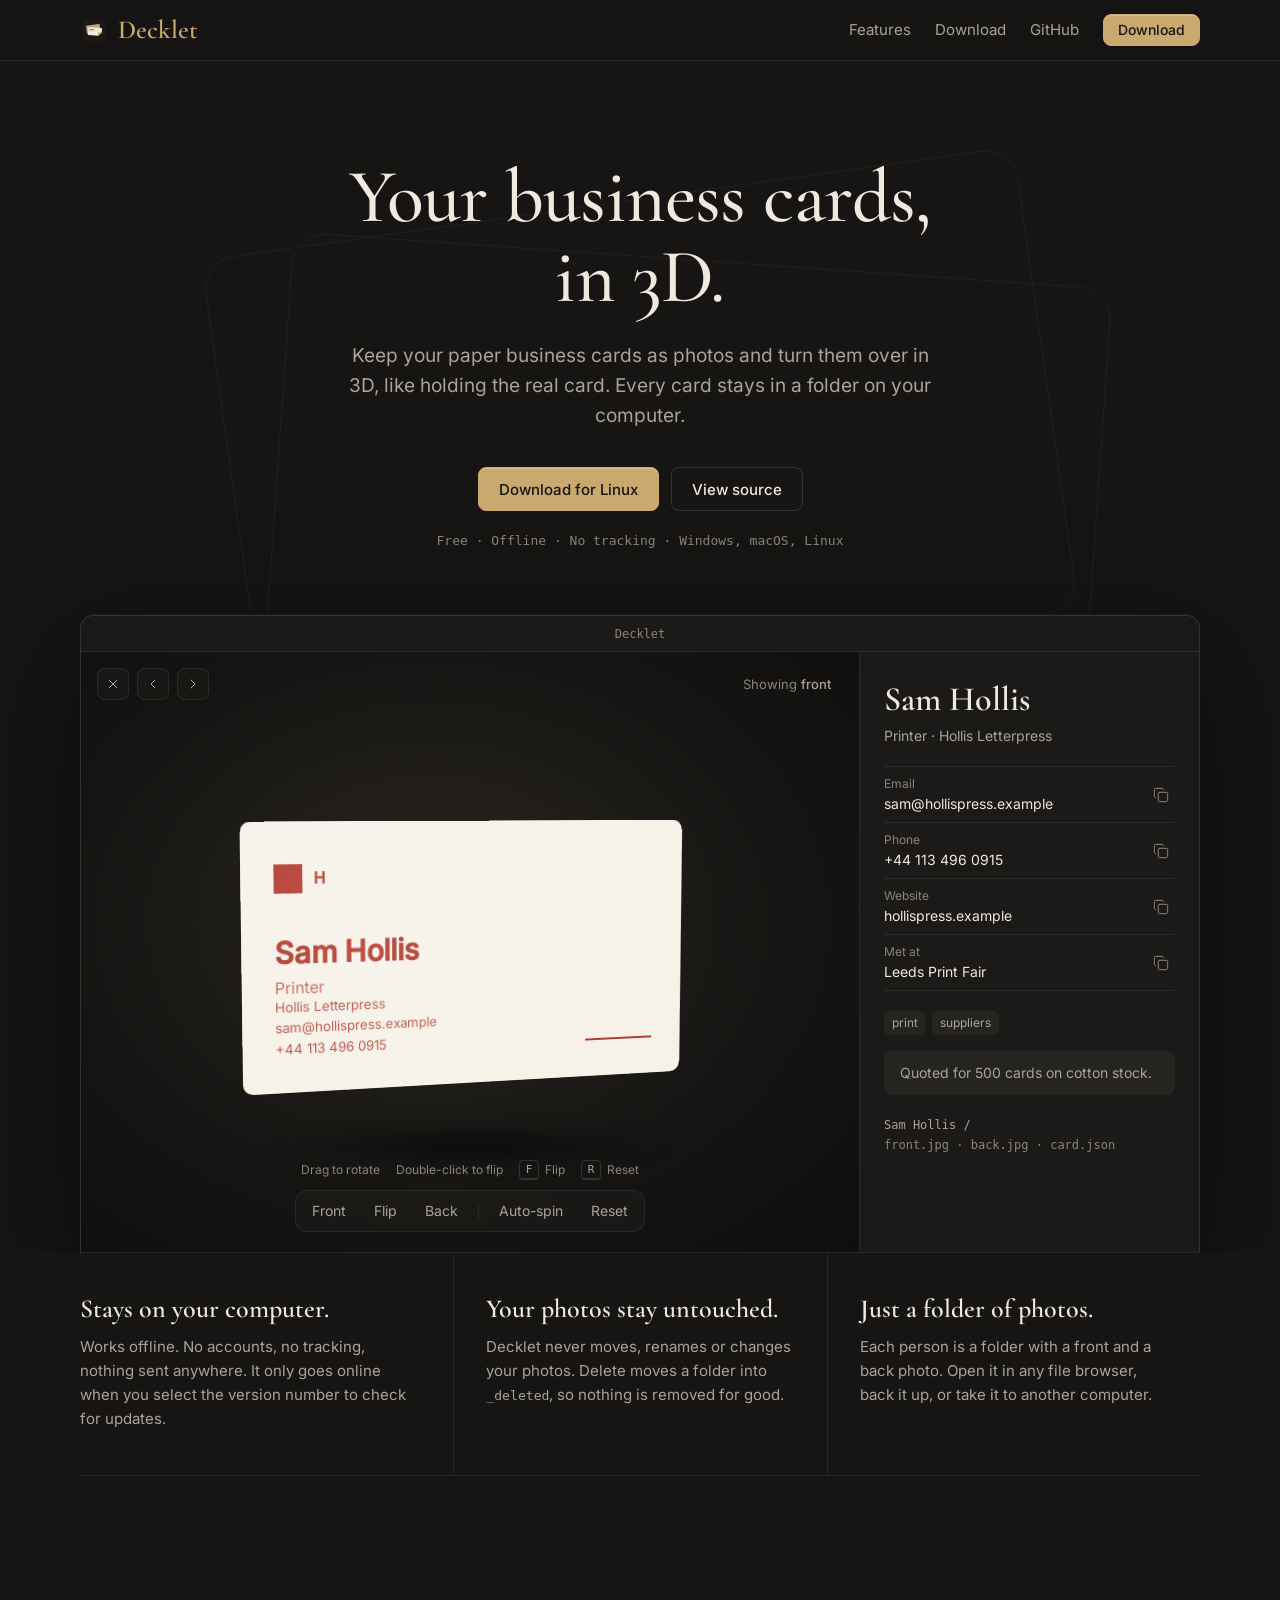
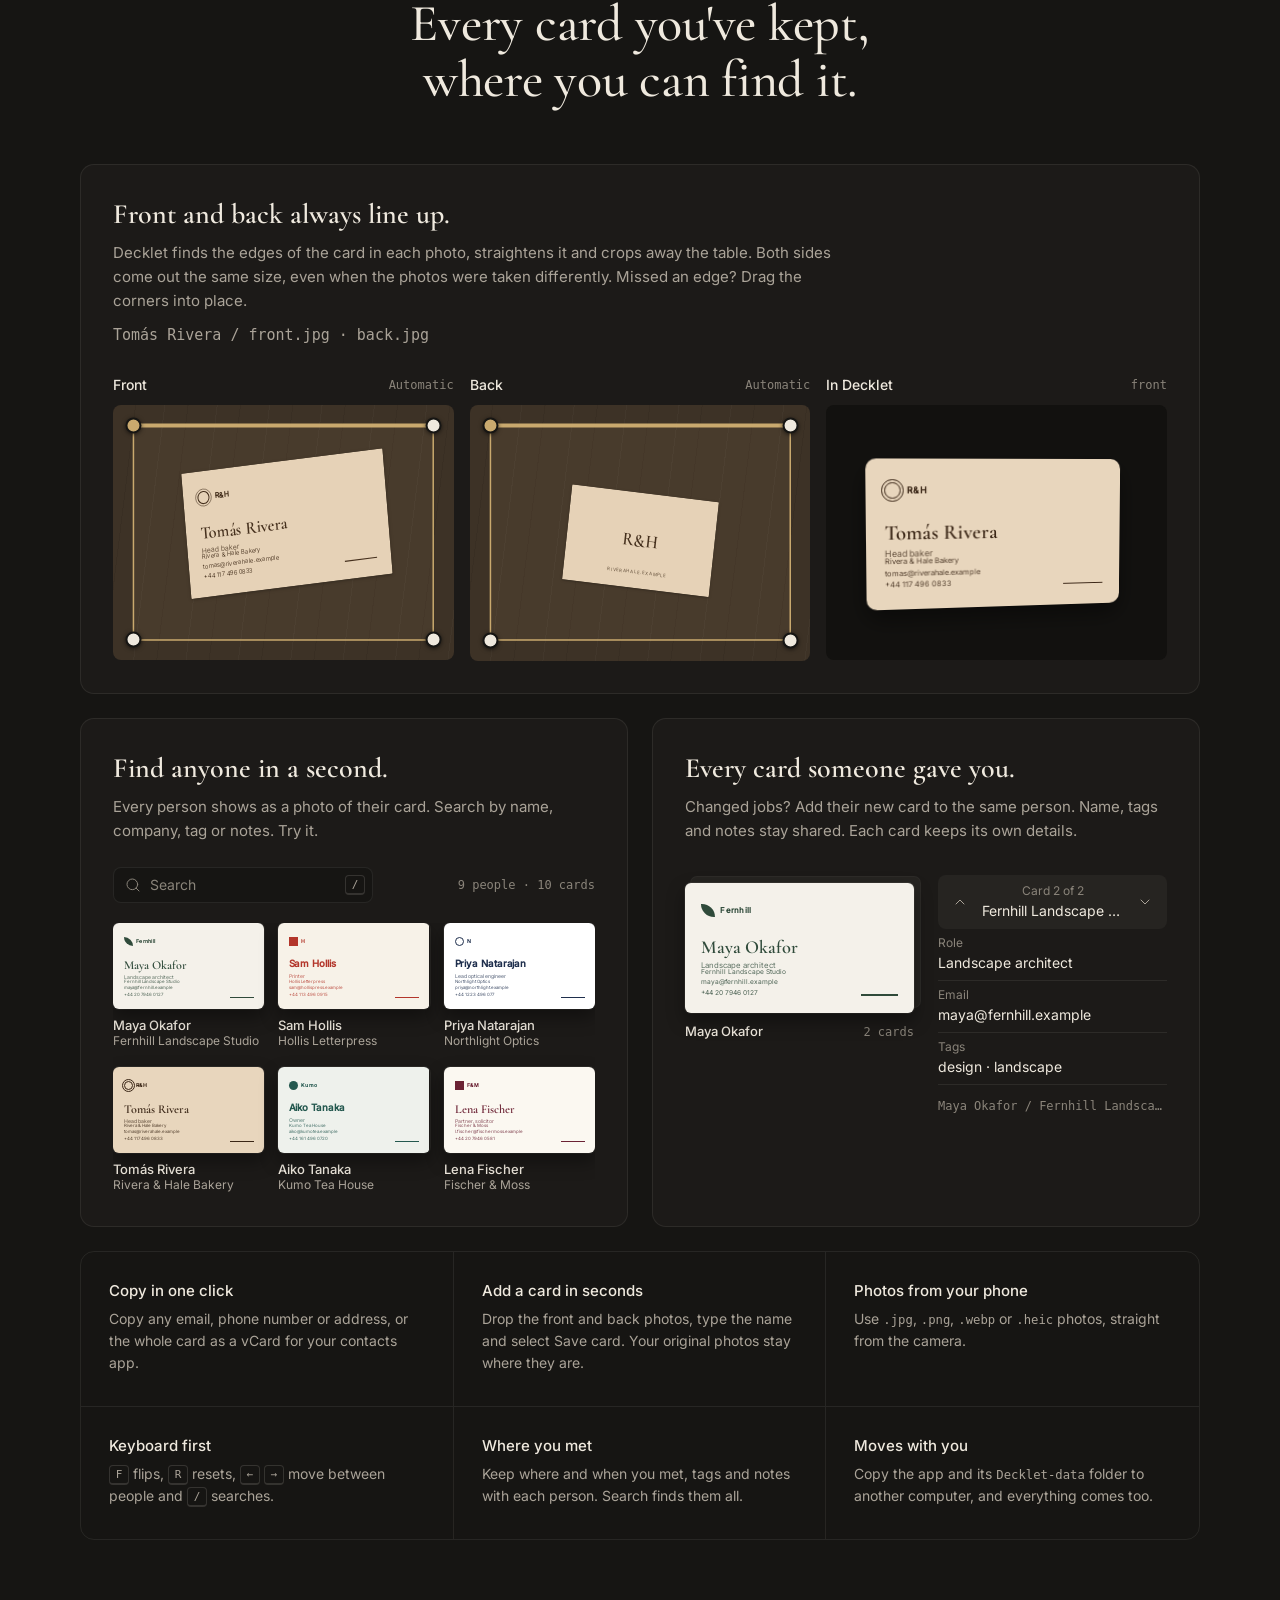
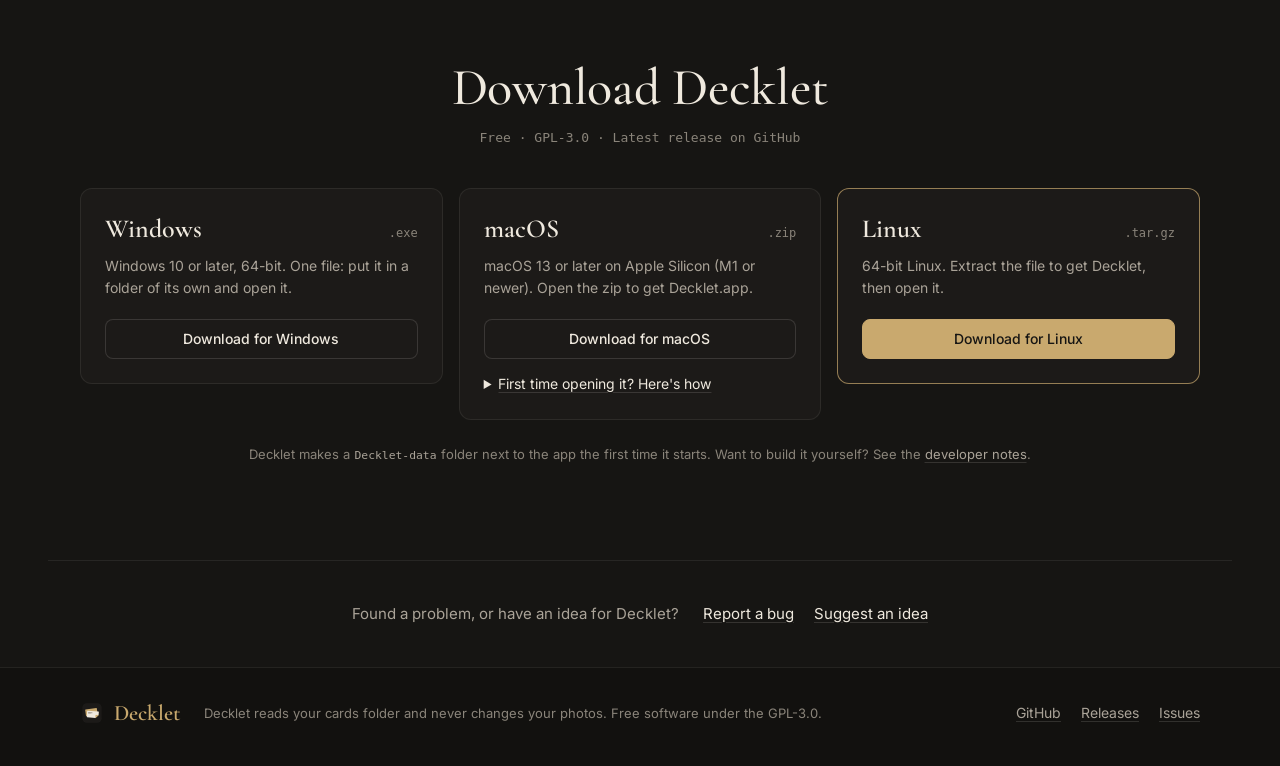
<file: docs/index.html>
<!doctype html>
<!-- Decklet product page: one page served by GitHub Pages from docs/, with live previews of the app. -->
<html lang="en-GB">
<head>
<meta charset="utf-8">
<meta name="viewport" content="width=device-width, initial-scale=1">
<title>Decklet: your business cards, in 3D</title>
<meta name="description" content="Keep your paper business cards as photos and turn them over in 3D, like holding the real card. Free for Windows, macOS and Linux. Works offline. Sends no data.">
<meta name="theme-color" content="#161513">
<meta name="color-scheme" content="dark">
<link rel="icon" href="icon.svg" type="image/svg+xml">
<link rel="apple-touch-icon" href="apple-touch-icon.png">
<link rel="preload" href="fonts/inter-latin-400-normal.woff2" as="font" type="font/woff2" crossorigin>
<link rel="preload" href="fonts/cormorant-garamond-latin-600-normal.woff2" as="font" type="font/woff2" crossorigin>
<link rel="stylesheet" href="style.css">
<meta property="og:type" content="website">
<meta property="og:site_name" content="Decklet">
<meta property="og:title" content="Decklet: your business cards, in 3D">
<meta property="og:description" content="Keep your paper business cards as photos and turn them over in 3D. Free, offline, no tracking.">
<meta property="og:url" content="https://tariqmk.github.io/Decklet/">
<meta property="og:image" content="https://tariqmk.github.io/Decklet/social-card.png">
<meta property="og:image:width" content="1280">
<meta property="og:image:height" content="640">
<meta property="og:image:alt" content="Decklet. Your business cards, in 3D.">
<meta name="twitter:card" content="summary_large_image">
<meta name="twitter:title" content="Decklet: your business cards, in 3D">
<meta name="twitter:description" content="Keep your paper business cards as photos and turn them over in 3D. Free, offline, no tracking.">
<meta name="twitter:image" content="https://tariqmk.github.io/Decklet/social-card.png">
</head>
<body>

<header class="nav">
  <div class="wrap nav-in">
    <a class="logo" href="#top" aria-label="Decklet, back to top"><img src="icon.svg" alt="" width="28" height="28"><span>Decklet</span></a>
    <nav class="links" aria-label="Sections">
      <a href="#features">Features</a>
      <a href="#download">Download</a>
      <a href="https://github.com/TariqMK/Decklet">GitHub</a>
    </nav>
    <a class="btn primary sm" href="#download">Download</a>
  </div>
</header>

<main id="top">

  <!-- ============ Hero ============ -->
  <section class="hero">
    <svg class="motif" viewBox="0 0 1200 700" aria-hidden="true" preserveAspectRatio="xMidYMid slice">
      <rect x="250" y="120" width="700" height="400" rx="28" transform="rotate(-8 600 320)"/>
      <rect x="290" y="170" width="700" height="400" rx="28" transform="rotate(4 640 370)"/>
    </svg>
    <div class="wrap hero-copy">
      <h1>Your business cards,<br>in 3D.</h1>
      <p class="lede">Keep your paper business cards as photos and turn them over in 3D, like holding the real card. Every card stays in a folder on your computer.</p>
      <div class="cta">
        <a class="btn primary" id="hero-download" href="https://github.com/TariqMK/Decklet/releases/latest">Download Decklet</a>
        <a class="btn ghost" href="https://github.com/TariqMK/Decklet">View source</a>
      </div>
      <p class="meta" id="hero-meta">Free · Offline · No tracking · Windows, macOS, Linux</p>
    </div>

    <!-- Live preview: the app's 3D viewer and info panel -->
    <div class="wrap">
      <div class="window" aria-label="Preview of the Decklet 3D viewer. Drag the card to turn it over.">
        <div class="titlebar"><span class="tb-name">Decklet</span></div>
        <div class="viewer">
          <div class="stage" id="stage">
            <div class="hud-top">
              <span class="ibtn" aria-hidden="true"><svg class="i"><use href="#i-x"/></svg></span>
              <span class="ibtn" aria-hidden="true"><svg class="i"><use href="#i-left"/></svg></span>
              <span class="ibtn" aria-hidden="true"><svg class="i"><use href="#i-right"/></svg></span>
              <div class="side">Showing <b id="side-lbl">front</b></div>
            </div>
            <div class="floor" id="floor"></div>
            <div class="card3d" id="card3d">
              <div class="edge t"></div><div class="edge b"></div><div class="edge l"></div><div class="edge r"></div>
              <div class="face front" id="hero-front"><div class="glare" id="glare-f"></div></div>
              <div class="face back" id="hero-back"><div class="glare" id="glare-b"></div></div>
            </div>
            <div class="hint" id="hint"><span>Drag to rotate</span><span class="hide-sm">Double-click to flip</span><span><span class="kbd">F</span>Flip</span><span><span class="kbd">R</span>Reset</span></div>
            <div class="hud">
              <button class="hbtn" data-act="front">Front</button>
              <button class="hbtn" data-act="flip" title="F">Flip</button>
              <button class="hbtn" data-act="back">Back</button>
              <span class="sep"></span>
              <button class="hbtn" data-act="spin" aria-pressed="false">Auto-spin</button>
              <button class="hbtn" data-act="reset" title="R">Reset</button>
            </div>
          </div>
          <aside class="panel" aria-label="Card details">
            <div class="pname">Sam Hollis</div>
            <div class="prole">Printer · Hollis Letterpress</div>
            <div class="fields">
              <div class="field"><div><div class="fl">Email</div><div class="fv">sam@hollispress.example</div></div><span class="copy" aria-hidden="true"><svg class="i"><use href="#i-copy"/></svg></span></div>
              <div class="field"><div><div class="fl">Phone</div><div class="fv">+44 113 496 0915</div></div><span class="copy" aria-hidden="true"><svg class="i"><use href="#i-copy"/></svg></span></div>
              <div class="field"><div><div class="fl">Website</div><div class="fv">hollispress.example</div></div><span class="copy" aria-hidden="true"><svg class="i"><use href="#i-copy"/></svg></span></div>
              <div class="field"><div><div class="fl">Met at</div><div class="fv">Leeds Print Fair</div></div><span class="copy" aria-hidden="true"><svg class="i"><use href="#i-copy"/></svg></span></div>
            </div>
            <div class="tags"><span class="tag">print</span><span class="tag">suppliers</span></div>
            <div class="notes">Quoted for 500 cards on cotton stock.</div>
            <div class="files"><b>Sam Hollis /</b><br>front.jpg · back.jpg · card.json</div>
          </aside>
        </div>
      </div>
    </div>
  </section>

  <!-- ============ Principles ============ -->
  <section class="principles wrap" aria-label="Principles">
    <div class="pr">
      <h2>Stays on your computer.</h2>
      <p>Works offline. No accounts, no tracking, nothing sent anywhere. It only goes online when you select the version number to check for updates.</p>
    </div>
    <div class="pr">
      <h2>Your photos stay untouched.</h2>
      <p>Decklet never moves, renames or changes your photos. Delete moves a folder into <code>_deleted</code>, so nothing is removed for good.</p>
    </div>
    <div class="pr">
      <h2>Just a folder of photos.</h2>
      <p>Each person is a folder with a front and a back photo. Open it in any file browser, back it up, or take it to another computer.</p>
    </div>
  </section>

  <!-- ============ Features ============ -->
  <section class="features wrap" id="features">
    <h2 class="sh">Every card you've kept,<br>where you can find it.</h2>

    <!-- Corners: full width -->
    <article class="fpanel full">
      <div class="ftext">
        <h3>Front and back always line up.</h3>
        <p>Decklet finds the edges of the card in each photo, straightens it and crops away the table. Both sides come out the same size, even when the photos were taken differently. Missed an edge? Drag the corners into place.</p>
        <p class="path">Tomás Rivera / front.jpg · back.jpg</p>
      </div>
      <div class="corners" id="corners">
        <div class="cbox">
          <div class="chead"><b>Front</b><span class="mode" data-mode>Automatic</span></div>
          <div class="photo" data-photo="front"></div>
        </div>
        <div class="cbox">
          <div class="chead"><b>Back</b><span class="mode" data-mode>Automatic</span></div>
          <div class="photo" data-photo="back"></div>
        </div>
        <div class="cbox result">
          <div class="chead"><b>In Decklet</b><span class="mode" id="result-side">front</span></div>
          <div class="rstage"><div class="rcard" id="rcard"><div class="face front" id="r-front"></div><div class="face back" id="r-back"></div></div></div>
        </div>
      </div>
    </article>

    <div class="fpair">
      <!-- Gallery with search -->
      <article class="fpanel">
        <div class="ftext">
          <h3>Find anyone in a second.</h3>
          <p>Every person shows as a photo of their card. Search by name, company, tag or notes. Try it.</p>
        </div>
        <div class="gallery">
          <div class="gbar">
            <label class="searchbox"><svg class="i"><use href="#i-search"/></svg><input id="gsearch" type="search" placeholder="Search" aria-label="Search the sample cards" autocomplete="off" spellcheck="false"><span class="kbd">/</span></label>
            <span class="gcount" id="gcount">9 people · 10 cards</span>
          </div>
          <div class="ggrid" id="ggrid"></div>
        </div>
      </article>

      <!-- Several cards per person -->
      <article class="fpanel">
        <div class="ftext">
          <h3>Every card someone gave you.</h3>
          <p>Changed jobs? Add their new card to the same person. Name, tags and notes stay shared. Each card keeps its own details.</p>
        </div>
        <div class="multi" id="multi">
          <div class="mtile">
            <div class="thumb stack" id="mthumb"></div>
            <div class="mmeta"><span class="n">Maya Okafor</span><span class="cnt">2 cards</span></div>
          </div>
          <div class="mpanel">
            <div class="switch">
              <button class="sbtn" data-dir="-1" aria-label="Previous card"><svg class="i"><use href="#i-up"/></svg></button>
              <div class="mid"><div class="fl" id="m-of">Card 2 of 2</div><div class="fv" id="m-co">Fernhill Landscape Studio</div></div>
              <button class="sbtn" data-dir="1" aria-label="Next card"><svg class="i"><use href="#i-down"/></svg></button>
            </div>
            <div class="mrow"><span class="fl">Role</span><span class="fv" id="m-role">Landscape architect</span></div>
            <div class="mrow"><span class="fl">Email</span><span class="fv" id="m-email">maya@fernhill.example</span></div>
            <div class="mrow shared"><span class="fl">Tags</span><span class="fv">design · landscape</span></div>
            <p class="path" id="m-path">Maya Okafor / Fernhill Landscape Studio /</p>
          </div>
        </div>
      </article>
    </div>

    <!-- Every other feature -->
    <div class="fgrid">
      <div class="fcell"><h4>Copy in one click</h4><p>Copy any email, phone number or address, or the whole card as a vCard for your contacts app.</p></div>
      <div class="fcell"><h4>Add a card in seconds</h4><p>Drop the front and back photos, type the name and select Save card. Your original photos stay where they are.</p></div>
      <div class="fcell"><h4>Photos from your phone</h4><p>Use <code>.jpg</code>, <code>.png</code>, <code>.webp</code> or <code>.heic</code> photos, straight from the camera.</p></div>
      <div class="fcell"><h4>Keyboard first</h4><p><span class="kbd">F</span> flips, <span class="kbd">R</span> resets, <span class="kbd">←</span> <span class="kbd">→</span> move between people and <span class="kbd">/</span> searches.</p></div>
      <div class="fcell"><h4>Where you met</h4><p>Keep where and when you met, tags and notes with each person. Search finds them all.</p></div>
      <div class="fcell"><h4>Moves with you</h4><p>Copy the app and its <code>Decklet-data</code> folder to another computer, and everything comes too.</p></div>
    </div>
  </section>

  <!-- ============ Download ============ -->
  <section class="download wrap" id="download">
    <h2 class="sh">Download Decklet</h2>
    <p class="dl-version" id="dl-version">Free · GPL-3.0 · Latest release on GitHub</p>
    <div class="platforms">
      <div class="platform" data-os="windows">
        <div class="ph"><h3>Windows</h3><span class="size">.exe</span></div>
        <p>Windows 10 or later, 64-bit. One file: put it in a folder of its own and open it.</p>
        <a class="btn get" href="https://github.com/TariqMK/Decklet/releases/latest">Download for Windows</a>
      </div>
      <div class="platform" data-os="macos">
        <div class="ph"><h3>macOS</h3><span class="size">.zip</span></div>
        <p>macOS 13 or later on Apple Silicon (M1 or newer). Open the zip to get Decklet.app.</p>
        <a class="btn get" href="https://github.com/TariqMK/Decklet/releases/latest">Download for macOS</a>
        <details class="mac-help">
          <summary>First time opening it? Here's how</summary>
          <p>Decklet isn't notarised by Apple yet, so macOS shows a warning the first time. This is expected.</p>
          <ol>
            <li>Open Decklet and click <b>Done</b> on the warning.</li>
            <li>Open <b>System Settings → Privacy &amp; Security</b>, scroll down to the message saying “Decklet” was blocked, and click <b>Open Anyway</b>.</li>
            <li>Enter your password, then click <b>Open</b>. You only need to do this once.</li>
          </ol>
        </details>
      </div>
      <div class="platform" data-os="linux">
        <div class="ph"><h3>Linux</h3><span class="size">.tar.gz</span></div>
        <p>64-bit Linux. Extract the file to get Decklet, then open it.</p>
        <a class="btn get" href="https://github.com/TariqMK/Decklet/releases/latest">Download for Linux</a>
      </div>
    </div>
    <p class="fine">Decklet makes a <code>Decklet-data</code> folder next to the app the first time it starts. Want to build it yourself? See the <a href="https://github.com/TariqMK/Decklet#for-developers">developer notes</a>.</p>
  </section>

  <!-- ============ Feedback ============ -->
  <section class="feedback wrap">
    <p>Found a problem, or have an idea for Decklet?</p>
    <div class="fb-links">
      <a href="https://github.com/TariqMK/Decklet/issues/new?template=bug.yml">Report a bug</a>
      <a href="https://github.com/TariqMK/Decklet/issues/new?template=idea.yml">Suggest an idea</a>
    </div>
  </section>
</main>

<footer class="foot">
  <div class="wrap foot-in">
    <a class="logo" href="#top" aria-label="Decklet, back to top"><img src="icon.svg" alt="" width="24" height="24"><span>Decklet</span></a>
    <p>Decklet reads your cards folder and never changes your photos. Free software under the GPL-3.0.</p>
    <nav class="foot-links" aria-label="Project links">
      <a href="https://github.com/TariqMK/Decklet">GitHub</a>
      <a href="https://github.com/TariqMK/Decklet/releases">Releases</a>
      <a href="https://github.com/TariqMK/Decklet/issues">Issues</a>
    </nav>
  </div>
</footer>

<!-- Line icons (lucide, ISC licence), the same set the app uses -->
<svg width="0" height="0" style="position:absolute" aria-hidden="true">
  <symbol id="i-x" viewBox="0 0 24 24"><path d="M18 6 6 18M6 6l12 12"/></symbol>
  <symbol id="i-left" viewBox="0 0 24 24"><path d="m15 18-6-6 6-6"/></symbol>
  <symbol id="i-right" viewBox="0 0 24 24"><path d="m9 18 6-6-6-6"/></symbol>
  <symbol id="i-up" viewBox="0 0 24 24"><path d="m18 15-6-6-6 6"/></symbol>
  <symbol id="i-down" viewBox="0 0 24 24"><path d="m6 9 6 6 6-6"/></symbol>
  <symbol id="i-copy" viewBox="0 0 24 24"><rect x="8" y="8" width="14" height="14" rx="2"/><path d="M4 16c-1.1 0-2-.9-2-2V4c0-1.1.9-2 2-2h10c1.1 0 2 .9 2 2"/></symbol>
  <symbol id="i-search" viewBox="0 0 24 24"><circle cx="11" cy="11" r="8"/><path d="m21 21-4.3-4.3"/></symbol>
</svg>

<script src="app.js" defer></script>
</body>
</html>
</file>
<file: docs/style.css>
/* Styles for the Decklet product page. Colours copy the app's theme tokens in decklet/web/index.html (":root", CONFIG colours); keep them in step. */

@font-face{font-family:Inter;font-weight:400;font-display:swap;src:url(fonts/inter-latin-400-normal.woff2) format('woff2')}
@font-face{font-family:Inter;font-weight:500;font-display:swap;src:url(fonts/inter-latin-500-normal.woff2) format('woff2')}
@font-face{font-family:'Cormorant Garamond';font-weight:500;font-display:swap;src:url(fonts/cormorant-garamond-latin-500-normal.woff2) format('woff2')}
@font-face{font-family:'Cormorant Garamond';font-weight:600;font-display:swap;src:url(fonts/cormorant-garamond-latin-600-normal.woff2) format('woff2')}

:root{
  /* Same names and values as the app */
  --deep:#12110f; --bg:#161513; --panel:#1c1a18; --raised:#262421;
  --line:rgba(239,233,222,.08); --line2:rgba(239,233,222,.14);
  --text:#efe9de; --text2:#aaa398; --muted:#8a847a;
  --gold:#C9A96E; --gold2:#d8bc87;
  --edge:#dcd5c6;
  --ease:cubic-bezier(.22,1,.36,1);
  /* Page only */
  --sans:Inter,-apple-system,BlinkMacSystemFont,"SF Pro Text","Segoe UI Variable Text","Segoe UI",Roboto,"Noto Sans",sans-serif;
  --serif:'Cormorant Garamond',"Iowan Old Style",Georgia,"Times New Roman",serif;
  --mono:ui-monospace,'SF Mono',Menlo,Consolas,'DejaVu Sans Mono',monospace;
  --page:1120px;
}
*{box-sizing:border-box}
html{scroll-behavior:smooth;scroll-padding-top:72px}
html,body{margin:0;background:var(--bg);color:var(--text);font:16px/26px var(--sans);-webkit-font-smoothing:antialiased;text-rendering:optimizeLegibility}
body{overflow-x:hidden}
h1,h2,h3,h4,p{margin:0}
a{color:var(--text);text-decoration:underline;text-decoration-color:var(--line2);text-underline-offset:3px;transition:text-decoration-color .16s var(--ease)}
a:hover{text-decoration-color:var(--text2)}
:focus-visible{outline:2px solid var(--gold);outline-offset:2px;border-radius:4px}
code{font:.875em/1 var(--mono);color:var(--text2)}
svg.i{width:16px;height:16px;flex:none;fill:none;stroke:currentColor;stroke-width:1.5;stroke-linecap:round;stroke-linejoin:round}
.kbd{display:inline-grid;place-items:center;min-width:20px;height:20px;padding:0 4px;border:1px solid var(--line2);border-bottom-width:2px;border-radius:4px;font:500 11px/1 var(--mono);color:var(--text2);vertical-align:1px}
.wrap{width:100%;max-width:calc(var(--page) + 64px);margin:0 auto;padding:0 32px}

/* ---------- buttons ---------- */
.btn{display:inline-flex;align-items:center;justify-content:center;gap:8px;height:44px;padding:0 20px;border-radius:8px;border:1px solid var(--line2);background:var(--panel);
  color:var(--text);font:500 15px/1 var(--sans);text-decoration:none;white-space:nowrap;cursor:pointer;
  transition:background-color .16s var(--ease),border-color .16s var(--ease),transform .12s var(--ease)}
.btn:hover{background:var(--raised)}
.btn:active{transform:scale(.98)}
.btn.primary{background:var(--gold);border-color:var(--gold);color:#161513;box-shadow:inset 0 1px 0 rgba(255,255,255,.25)}
.btn.primary:hover{background:var(--gold2);border-color:var(--gold2)}
.btn.ghost{background:transparent}
.btn.ghost:hover{background:var(--panel)}
.btn.sm{height:32px;padding:0 14px;font-size:14px}

/* ---------- navigation ---------- */
.nav{position:sticky;top:0;z-index:10;background:rgba(22,21,19,.82);backdrop-filter:blur(12px);-webkit-backdrop-filter:blur(12px);border-bottom:1px solid var(--line)}
.nav-in{display:flex;align-items:center;gap:24px;height:60px}
.logo{display:inline-flex;align-items:center;gap:10px;text-decoration:none;margin-right:auto}
.logo span{font:600 26px/1 var(--serif);color:var(--gold)}
.links{display:flex;gap:24px}
.links a{color:var(--text2);text-decoration:none;font-size:15px}
.links a:hover{color:var(--text)}

/* ---------- hero ---------- */
.hero{position:relative;padding-top:96px;overflow:hidden}
.motif{position:absolute;left:50%;top:0;width:1400px;height:820px;transform:translateX(-50%);pointer-events:none}
.motif rect{fill:none;stroke:var(--text);stroke-opacity:.05;stroke-width:1;vector-effect:non-scaling-stroke}
.hero-copy{position:relative;text-align:center}
h1{font:500 76px/80px var(--serif);letter-spacing:-.01em;color:var(--text)}
.lede{max-width:600px;margin:24px auto 0;font-size:19px;line-height:30px;color:var(--text2)}
.cta{display:flex;gap:12px;justify-content:center;margin-top:36px;flex-wrap:wrap}
.meta{margin-top:20px;font:13px/20px var(--mono);color:var(--muted);font-variant-numeric:tabular-nums;min-height:20px}

/* window frame */
.window{position:relative;margin-top:64px;border:1px solid var(--line2);border-bottom:0;border-radius:14px 14px 0 0;background:var(--bg);overflow:hidden;
  box-shadow:0 -1px 0 rgba(255,255,255,.03),0 40px 120px rgba(0,0,0,.5)}
.titlebar{display:grid;place-items:center;height:36px;background:var(--panel);border-bottom:1px solid var(--line)}
.tb-name{font:12px/1 var(--mono);color:var(--muted)}
.viewer{display:grid;grid-template-columns:minmax(0,1fr) 340px;height:600px}

/* 3D stage, same look as the app's viewer */
.stage{position:relative;perspective:1600px;display:grid;place-items:center;cursor:grab;touch-action:pan-y;overflow:hidden;user-select:none;-webkit-user-select:none;
  background:radial-gradient(ellipse at 45% 45%,#2a2622 0%,#151412 62%,#0f0e0d 100%)}
.stage.dragging{cursor:grabbing}
.card3d{position:relative;width:var(--w,440px);height:var(--h,251px);transform-style:preserve-3d;will-change:transform;transform:rotateX(-6deg) rotateY(14deg)}
.face{position:absolute;left:0;top:0;width:var(--w);height:var(--h);border-radius:var(--r,10px);overflow:hidden;backface-visibility:hidden;-webkit-backface-visibility:hidden}
.card3d .face.front{transform:translateZ(calc(var(--t,3px) / 2))}
.card3d .face.back{transform:rotateY(180deg) translateZ(calc(var(--t,3px) / 2))}
.glare{position:absolute;inset:0;z-index:3;pointer-events:none;mix-blend-mode:screen;
  background:radial-gradient(circle at var(--gx,50%) var(--gy,50%),rgba(255,255,255,.16),rgba(255,255,255,0) 60%),
             linear-gradient(115deg,rgba(255,255,255,0) 40%,rgba(255,255,255,.06) 50%,rgba(255,255,255,0) 60%)}
.edge{position:absolute;background:var(--edge)}
.edge.l,.edge.r{width:var(--t);height:calc(var(--h) - 2 * var(--r));left:calc((var(--w) - var(--t)) / 2);top:var(--r)}
.edge.r{transform:rotateY(90deg) translateZ(calc(var(--w) / 2))}
.edge.l{transform:rotateY(-90deg) translateZ(calc(var(--w) / 2))}
.edge.t,.edge.b{height:var(--t);width:calc(var(--w) - 2 * var(--r));top:calc((var(--h) - var(--t)) / 2);left:var(--r)}
.edge.t{transform:rotateX(90deg) translateZ(calc(var(--h) / 2))}
.edge.b{transform:rotateX(-90deg) translateZ(calc(var(--h) / 2))}
.floor{position:absolute;left:50%;top:calc(50% + var(--h,251px) / 2 + 40px);width:calc(var(--w,440px) * .9);height:44px;
  background:radial-gradient(ellipse at center,rgba(0,0,0,.6),transparent 70%);filter:blur(8px);transform:translateX(-50%);pointer-events:none}
.hud-top{position:absolute;top:16px;left:16px;right:20px;display:flex;gap:8px;align-items:center;z-index:2}
.ibtn{display:grid;place-items:center;width:32px;height:32px;border-radius:8px;border:1px solid var(--line);background:rgba(28,26,24,.7);color:var(--text2)}
.side{margin-left:auto;color:var(--muted);font-size:13px;line-height:20px;white-space:nowrap}
.side b{display:inline-block;width:38px;font-weight:500;color:var(--text2)}
.hud{position:absolute;bottom:20px;left:50%;transform:translateX(-50%);display:flex;gap:4px;padding:4px;background:rgba(28,26,24,.85);
  border:1px solid var(--line);border-radius:12px;backdrop-filter:blur(8px);-webkit-backdrop-filter:blur(8px);z-index:2;white-space:nowrap}
.hbtn{height:32px;padding:0 12px;border:0;border-radius:8px;background:transparent;font:400 14px/1 var(--sans);color:var(--text2);cursor:pointer;transition:background-color .16s var(--ease),color .16s var(--ease)}
.hbtn:hover{background:var(--raised);color:var(--text)}
.hbtn[aria-pressed="true"]{color:var(--text);background:var(--raised);box-shadow:inset 0 1px 0 rgba(255,255,255,.08)}
.hud .sep{width:1px;margin:8px 4px;background:var(--line)}
.hint{position:absolute;bottom:72px;left:50%;transform:translateX(-50%);display:flex;gap:16px;align-items:center;color:var(--muted);font-size:12px;line-height:20px;pointer-events:none;transition:opacity .6s var(--ease);white-space:nowrap}
.hint>span{display:inline-flex;gap:6px;align-items:center}

/* info panel */
.panel{background:var(--panel);border-left:1px solid var(--line);padding:28px 24px;overflow:hidden;font-size:14px;line-height:20px}
.pname{font:600 34px/40px var(--serif);color:var(--text)}
.prole{color:var(--text2);margin-top:6px}
.fields{margin-top:20px;border-top:1px solid var(--line)}
.field{display:flex;gap:12px;justify-content:space-between;align-items:center;height:56px;border-bottom:1px solid var(--line)}
.field>div{min-width:0}
.fl{font-size:12px;line-height:16px;color:var(--muted)}
.fv{color:var(--text);margin-top:2px;white-space:nowrap;overflow:hidden;text-overflow:ellipsis}
.copy{display:grid;place-items:center;width:28px;height:28px;flex:none;color:var(--muted)}
.tags{display:flex;flex-wrap:wrap;gap:6px;margin-top:20px}
.tag{height:24px;display:inline-flex;align-items:center;padding:0 8px;border-radius:6px;background:var(--raised);color:var(--text2);font-size:12px}
.notes{margin-top:16px;padding:12px 16px;background:var(--raised);border-radius:8px;color:var(--text2)}
.files{margin-top:20px;font:12px/20px var(--mono);color:var(--muted)}
.files b{font-weight:400;color:var(--text2)}

/* ---------- card faces (drawn in HTML, made-up cards) ---------- */
.cf{position:absolute;inset:0;container-type:inline-size;background:var(--paper);color:var(--ink);font-family:var(--sans);overflow:hidden}
.cf .mk{position:absolute;left:7cqw;top:9cqw;display:flex;align-items:center;gap:2.4cqw;font:600 3.4cqw/1 var(--sans);letter-spacing:.04em;color:var(--acc)}
.cf .mk i{display:block;width:6cqw;height:6cqw;background:var(--acc)}
.cf .nm{position:absolute;left:7cqw;top:24cqw;font:600 6.4cqw/1.1 var(--sans);letter-spacing:-.01em}
.cf.serif .nm{font:600 8cqw/1.05 var(--serif);letter-spacing:0}
.cf .rl{position:absolute;left:7cqw;top:33cqw;font:400 3.4cqw/1.2 var(--sans);opacity:.75}
.cf.serif .rl{top:34cqw}
.cf .ct{position:absolute;left:7cqw;bottom:7cqw;font:400 2.9cqw/1.55 var(--sans);opacity:.85}
.cf .rule{position:absolute;right:7cqw;bottom:8cqw;width:16cqw;height:.5cqw;background:var(--acc)}
/* design marks */
.cf.circles .mk i,.cf.lens .mk i{border-radius:50%}
.cf.lens .mk i{background:transparent;border:1.2cqw solid var(--acc)}
.cf.leaf .mk i{border-radius:0 100% 0 100%}
.cf.waves .mk i{height:2.4cqw;border-radius:2cqw;box-shadow:0 3cqw 0 var(--acc)}
.cf.stamp{background:var(--paper)}
.cf.stamp .mk i{border-radius:50%;background:transparent;border:.7cqw solid var(--acc);outline:.4cqw solid var(--acc);outline-offset:.8cqw}
/* backs */
.cb{position:absolute;inset:0;container-type:inline-size;display:grid;place-items:center;background:var(--bk);color:var(--bi)}
.cb span{font:600 11cqw/1 var(--serif);letter-spacing:.02em}
.cb.sans span{font:600 9cqw/1 var(--sans);letter-spacing:.06em}
.cb small{position:absolute;bottom:8cqw;left:0;right:0;text-align:center;font:400 2.8cqw/1 var(--sans);letter-spacing:.18em;text-transform:uppercase;opacity:.8}

/* ---------- principles ---------- */
.principles.wrap{display:grid;grid-template-columns:repeat(3,minmax(0,1fr));width:calc(100% - 64px);max-width:var(--page);padding:0;border-top:1px solid var(--line);border-bottom:1px solid var(--line)}
.principles .pr{padding:40px 32px 44px 0}
.principles .pr+.pr{padding-left:32px;border-left:1px solid var(--line)}
.pr h2{font:600 26px/32px var(--serif);color:var(--text)}
.pr p{margin-top:10px;color:var(--text2);font-size:15px;line-height:24px}

/* ---------- features ---------- */
.features{padding-top:120px}
.sh{font:500 52px/56px var(--serif);letter-spacing:-.005em;color:var(--text);text-align:center}
.fpanel{margin-top:56px;background:var(--panel);border:1px solid var(--line);border-radius:14px;overflow:hidden}
.fpair{display:grid;grid-template-columns:repeat(2,minmax(0,1fr));gap:24px;margin-top:24px}
.fpair .fpanel{margin-top:0;display:flex;flex-direction:column}
.ftext{padding:32px 32px 0}
.ftext h3{font:600 28px/34px var(--serif);color:var(--text)}
.ftext p{margin-top:10px;color:var(--text2);font-size:15px;line-height:24px;max-width:560px}
.path{margin-top:14px;font:12px/18px var(--mono);color:var(--muted);white-space:nowrap;overflow:hidden;text-overflow:ellipsis}
.full .ftext p{max-width:720px}

/* corners demo */
.corners{display:grid;grid-template-columns:repeat(3,minmax(0,1fr));gap:16px;padding:28px 32px 32px}
.cbox{min-width:0}
.chead{display:flex;align-items:center;gap:8px;height:20px;margin-bottom:10px;font-size:14px}
.chead b{font-weight:500}
.chead .mode{margin-left:auto;font:12px/16px var(--mono);color:var(--muted);white-space:nowrap}
.photo{position:relative;aspect-ratio:4/3;border-radius:8px;overflow:hidden;background:#3d3226}
.photo .desk{position:absolute;inset:0;background:repeating-linear-gradient(97deg,rgba(0,0,0,0) 0 22px,rgba(0,0,0,.07) 22px 23px,rgba(0,0,0,0) 23px 51px,rgba(255,255,255,.025) 51px 52px)}
.photo .pc{position:absolute;left:0;top:0;width:100px;height:57.14px;transform-origin:0 0;box-shadow:0 2px 6px rgba(0,0,0,.35);border-radius:2px;overflow:hidden}
.photo svg{position:absolute;inset:0;width:100%;height:100%;overflow:visible;pointer-events:none}
.photo polygon{fill:rgba(201,169,110,.08);stroke:var(--gold);stroke-width:1.5;vector-effect:non-scaling-stroke}
.photo line{stroke:var(--gold);stroke-width:4;vector-effect:non-scaling-stroke}
.photo .h{position:absolute;left:0;top:0;width:16px;height:16px;margin:-8px 0 0 -8px;border-radius:50%;background:var(--text);border:2px solid #161513;box-shadow:0 1px 4px rgba(0,0,0,.6)}
.photo .h.tl{background:var(--gold)}
.result .rstage{position:relative;aspect-ratio:4/3;border-radius:8px;background:var(--deep);display:grid;place-items:center;perspective:900px}
.rcard{position:relative;width:76%;aspect-ratio:1.75;transform-style:preserve-3d;transition:transform .9s var(--ease);transform:rotateX(-4deg) rotateY(12deg)}
.rcard .face{width:100%;height:100%;border-radius:4%/7%;box-shadow:0 10px 24px rgba(0,0,0,.45)}
.rcard .face.back{transform:rotateY(180deg)}
.rcard.flipped{transform:rotateX(-4deg) rotateY(192deg)}

/* gallery demo */
.gallery{flex:1;display:flex;flex-direction:column;padding:24px 32px 32px;min-height:0}
.gbar{display:flex;align-items:center;gap:12px;height:36px}
.searchbox{position:relative;display:flex;align-items:center;flex:1;max-width:260px}
.searchbox .i{position:absolute;left:12px;color:var(--muted);pointer-events:none}
.searchbox .kbd{position:absolute;right:8px;pointer-events:none}
.searchbox input{width:100%;height:36px;padding:0 36px;border:1px solid var(--line);border-radius:8px;outline:none;background:var(--bg);color:var(--text);font:400 14px/1 var(--sans);-webkit-appearance:none;appearance:none}
.searchbox input::-webkit-search-cancel-button{display:none}
.searchbox input::placeholder{color:var(--muted)}
.searchbox input:focus{border-color:rgba(201,169,110,.6)}
.gcount{margin-left:auto;font:12px/16px var(--mono);color:var(--muted);white-space:nowrap;font-variant-numeric:tabular-nums}
.ggrid{display:grid;grid-template-columns:repeat(3,minmax(0,1fr));grid-auto-rows:min-content;gap:18px 14px;margin-top:20px;height:300px;overflow:hidden;align-content:start}
.gt{min-width:0;animation:fadein .35s var(--ease) both}
.gt .thumb{position:relative;aspect-ratio:1.75;border-radius:6px;overflow:hidden;box-shadow:0 8px 18px rgba(0,0,0,.4),0 0 0 1px var(--line)}
.gt .n{margin-top:8px;font-size:13px;line-height:16px;font-weight:500;white-space:nowrap;overflow:hidden;text-overflow:ellipsis}
.gt .c{font-size:12px;line-height:16px;color:var(--text2);white-space:nowrap;overflow:hidden;text-overflow:ellipsis}
.gempty{grid-column:1/-1;padding-top:72px;text-align:center;color:var(--muted);font-size:14px}
@keyframes fadein{from{opacity:0;transform:translateY(4px)}to{opacity:1;transform:none}}

/* several cards demo */
.multi{flex:1;display:grid;grid-template-columns:minmax(0,1fr) minmax(0,1fr);gap:24px;align-items:start;padding:32px 32px 32px}
.mtile{padding-top:8px}
.thumb.stack{position:relative;aspect-ratio:1.75;border-radius:6px;box-shadow:0 8px 18px rgba(0,0,0,.4),0 0 0 1px var(--line)}
.thumb.stack::before{content:"";position:absolute;inset:0;border-radius:6px;background:var(--raised);box-shadow:0 0 0 1px var(--line);transform:translate(6px,-6px);z-index:-1}
.thumb.stack .layer{position:absolute;inset:0;border-radius:6px;overflow:hidden;transition:opacity .5s var(--ease)}
.mtile{position:relative;z-index:0}
.mmeta{display:flex;justify-content:space-between;align-items:baseline;gap:8px;margin-top:10px;font-size:13px;line-height:16px}
.mmeta .n{font-weight:500}
.mmeta .cnt{font:12px/16px var(--mono);color:var(--muted)}
.mpanel{min-width:0;font-size:14px;line-height:20px}
.switch{display:flex;align-items:center;gap:8px;padding:8px;border-radius:8px;background:var(--raised)}
.sbtn{display:grid;place-items:center;width:28px;height:28px;flex:none;border:0;border-radius:6px;background:transparent;color:var(--text2);cursor:pointer}
.sbtn:hover{background:var(--panel);color:var(--text)}
.switch .mid{flex:1;min-width:0;text-align:center}
.mrow{display:flex;flex-direction:column;justify-content:center;height:52px;border-bottom:1px solid var(--line)}
.mrow .fv{margin-top:2px}
.mpanel .path{margin-top:12px}
.fade{transition:opacity .25s var(--ease)}
.fade.out{opacity:0}

/* every other feature */
.fgrid{display:grid;grid-template-columns:repeat(3,minmax(0,1fr));margin-top:24px;border:1px solid var(--line);border-radius:14px;overflow:hidden}
.fcell{min-width:0;padding:28px 28px 32px;border-right:1px solid var(--line);border-bottom:1px solid var(--line)}
.fcell:nth-child(3n){border-right:0}
.fcell:nth-last-child(-n+3){border-bottom:0}
.fcell h4{font-size:15px;line-height:22px;font-weight:500;color:var(--text)}
.fcell p{margin-top:6px;font-size:14px;line-height:22px;color:var(--text2)}

/* ---------- download ---------- */
.download{padding-top:120px}
.dl-version{margin-top:12px;text-align:center;font:13px/20px var(--mono);color:var(--muted);font-variant-numeric:tabular-nums}
.platforms{display:grid;grid-template-columns:repeat(3,minmax(0,1fr));gap:16px;margin-top:40px;align-items:start}
.platform{min-width:0;display:flex;flex-direction:column;padding:24px;background:var(--panel);border:1px solid var(--line);border-radius:12px}
.platform.detected{border-color:rgba(201,169,110,.7)}
.ph{display:flex;align-items:baseline;justify-content:space-between;gap:12px}
.ph h3{font:600 26px/32px var(--serif)}
.size{font:12px/16px var(--mono);color:var(--muted);white-space:nowrap;font-variant-numeric:tabular-nums}
.platform p{margin-top:10px;color:var(--text2);font-size:14px;line-height:22px;min-height:44px}
.platform .get{margin-top:20px;width:100%;height:40px;font-size:14px}
.platform.detected .get{background:var(--gold);border-color:var(--gold);color:#161513}
.platform.detected .get:hover{background:var(--gold2)}
.mac-help{margin-top:14px;font-size:14px;line-height:22px;color:var(--text2)}
.mac-help summary{cursor:pointer;color:var(--text);text-decoration:underline;text-decoration-color:var(--line2);text-underline-offset:3px;list-style-position:inside}
.mac-help p{margin-top:10px;min-height:0}
.mac-help ol{margin:10px 0 0;padding-left:20px}
.mac-help li+li{margin-top:6px}
.mac-help b{font-weight:500;color:var(--text)}
.fine{margin-top:24px;text-align:center;font-size:13px;line-height:20px;color:var(--muted)}
.fine a{color:var(--text2)}

/* ---------- feedback and footer ---------- */
.feedback{display:flex;align-items:center;justify-content:center;gap:24px;flex-wrap:wrap;margin-top:96px;padding-top:40px;padding-bottom:40px;border-top:1px solid var(--line)}
.feedback p{color:var(--text2);font-size:15px}
.fb-links{display:flex;gap:20px;font-size:15px}
.foot{border-top:1px solid var(--line);background:var(--deep)}
.foot-in{display:flex;align-items:center;gap:24px;padding-top:32px;padding-bottom:40px;flex-wrap:wrap}
.foot-in .logo{margin-right:0}
.foot-in .logo span{font-size:22px}
.foot-in p{flex:1;min-width:240px;font-size:13px;line-height:20px;color:var(--muted)}
.foot-links{display:flex;gap:20px;font-size:14px}
.foot-links a{color:var(--text2)}

/* ---------- smaller screens ---------- */
@media (max-width:1000px){
  .viewer{grid-template-columns:minmax(0,1fr) 300px;height:540px}
  .fpair{grid-template-columns:minmax(0,1fr)}
  .corners{grid-template-columns:repeat(2,minmax(0,1fr))}
  .corners .result{grid-column:1/-1}
  .result .rstage{aspect-ratio:auto;height:260px}
  .rcard{width:auto;height:72%}
  .platforms{grid-template-columns:minmax(0,1fr)}
  .platform p{min-height:0}
}
@media (max-width:760px){
  .wrap{padding:0 16px}
  .links{display:none}
  .hero{padding-top:56px}
  h1{font-size:38px;line-height:44px}
  .lede{font-size:17px;line-height:27px;margin-top:18px}
  .cta{margin-top:28px}
  .cta .btn{flex:1 1 160px}
  .meta{min-height:40px}
  .window{margin-top:44px;border-radius:12px 12px 0 0}
  .viewer{grid-template-columns:minmax(0,1fr);height:440px}
  .panel{display:none}
  .hud-top .ibtn:nth-child(n+2){display:none}
  .hint{bottom:66px;gap:12px}
  .hide-sm{display:none!important}
  .hbtn{padding:0 9px;font-size:13px}
  .principles.wrap{grid-template-columns:minmax(0,1fr);width:calc(100% - 32px);border-bottom:0}
  .principles .pr,.principles .pr+.pr{padding:28px 0;border-left:0;border-bottom:1px solid var(--line)}
  .features,.download{padding-top:80px}
  .sh{font-size:36px;line-height:42px}
  .fpanel{margin-top:36px}
  .fpair{margin-top:16px;gap:16px}
  .ftext{padding:24px 20px 0}
  .ftext h3{font-size:25px;line-height:30px}
  .corners{grid-template-columns:repeat(2,minmax(0,1fr));gap:12px;padding:20px}
  .result .rstage{height:200px}
  .gallery{padding:20px}
  .ggrid{grid-template-columns:repeat(2,minmax(0,1fr));height:262px}
  .multi{grid-template-columns:minmax(0,1fr);padding:24px 20px;gap:20px}
  .fgrid{grid-template-columns:minmax(0,1fr)}
  .fcell,.fcell:nth-child(3n){border-right:0;border-bottom:1px solid var(--line);padding:22px 20px 24px}
  .fcell:nth-last-child(-n+3){border-bottom:1px solid var(--line)}
  .fcell:last-child{border-bottom:0}
  .feedback{margin-top:64px;flex-direction:column;gap:12px;text-align:center}
}
@media (prefers-reduced-motion:reduce){
  html{scroll-behavior:auto}
  *,*::before,*::after{transition:none!important;animation:none!important}
}
</file>
